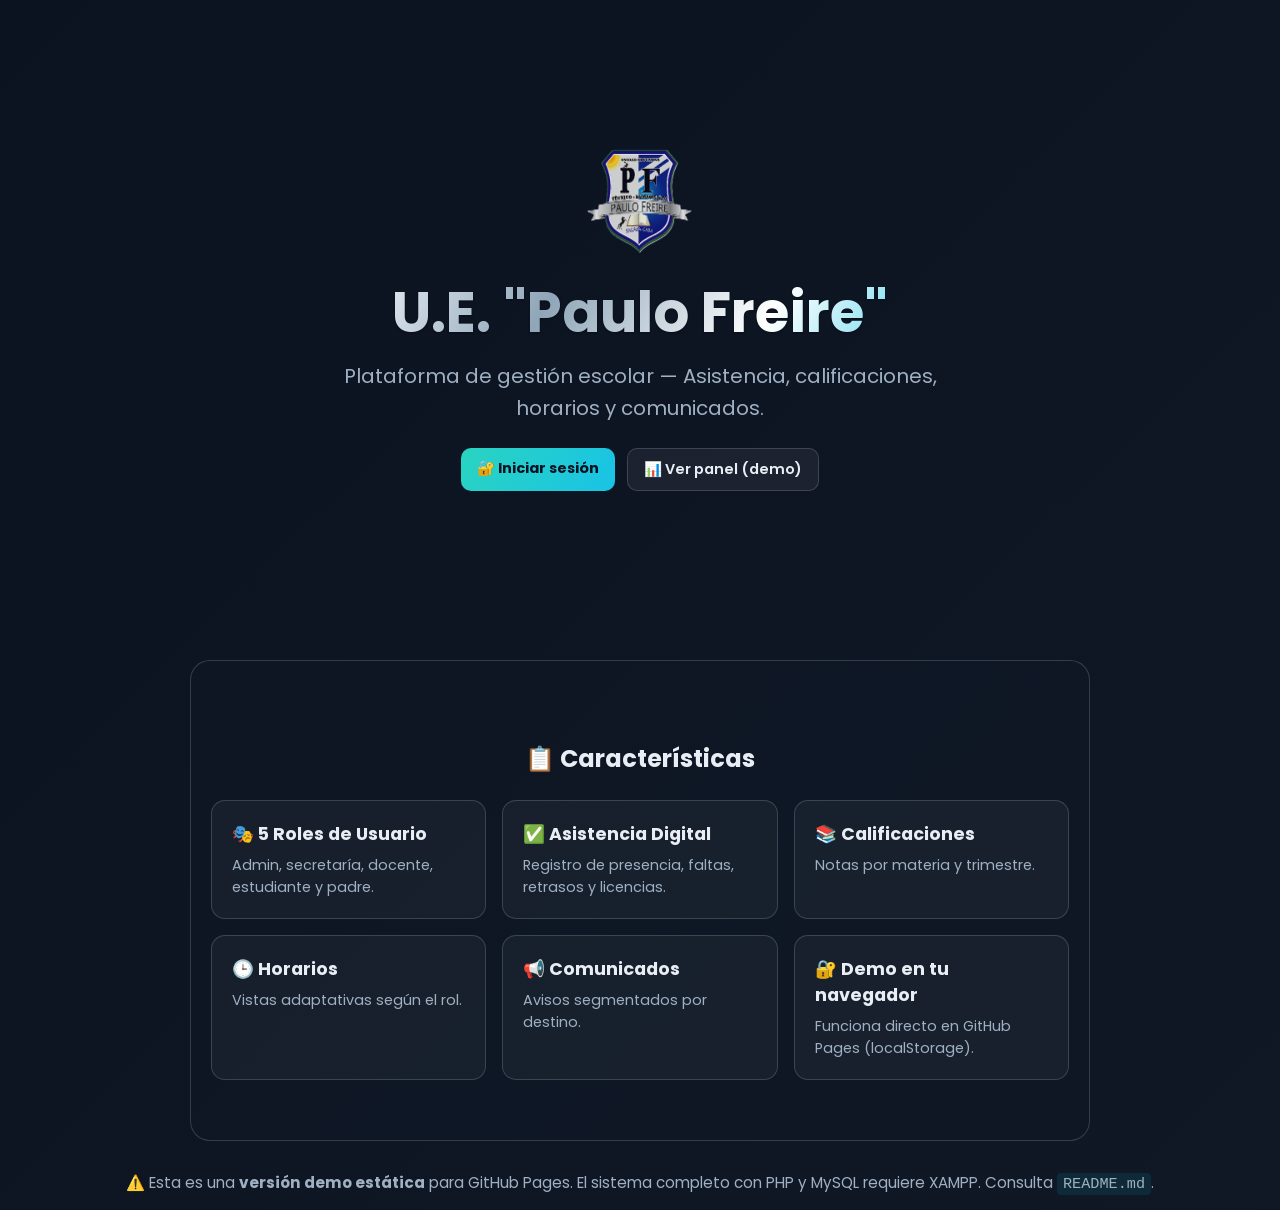
<file: docs/index.html>
<!doctype html>
<html lang="es">
<head>
    <meta charset="utf-8">
    <meta name="viewport" content="width=device-width, initial-scale=1">
    <title>U.E. Paulo Freire — Inicio</title>
    <link rel="preconnect" href="https://fonts.googleapis.com">
    <link rel="preconnect" href="https://fonts.gstatic.com" crossorigin>
    <link href="https://fonts.googleapis.com/css2?family=Poppins:wght@400;500;600;700;800&display=swap" rel="stylesheet">
    <link rel="stylesheet" href="assets/css/app.css">
    <link rel="stylesheet" href="assets/css/pages.css">
    <style>
        .hero { min-height: 70vh; display: grid; place-items: center; text-align: center; padding: 40px 20px; }
        .hero h1 { font-size: clamp(2rem, 5vw, 3.5rem); margin: 0 0 16px; line-height: 1.1; }
        .hero p { font-size: clamp(1rem, 2vw, 1.25rem); color: var(--muted); max-width: 620px; margin: 0 auto 24px; line-height: 1.6; }
        .hero-actions { display: flex; gap: 12px; justify-content: center; flex-wrap: wrap; }
        .features { padding: 60px 20px; background: var(--surface); border: 1px solid var(--line); border-radius: 20px; margin: 30px auto; max-width: 900px; }
        .features h2 { text-align: center; margin-bottom: 24px; }
        .feature-grid { display: grid; grid-template-columns: repeat(auto-fit, minmax(220px, 1fr)); gap: 16px; }
        .feature-card { padding: 20px; border-radius: 14px; border: 1px solid var(--line); background: rgba(255,255,255,.04); }
        .feature-card h3 { margin: 0 0 8px; font-size: 1.1rem; }
        .feature-card p { margin: 0; font-size: 0.9rem; color: var(--muted); line-height: 1.5; }
        .note { text-align: center; margin-top: 30px; color: var(--muted); font-size: 0.95rem; }
        .note code { background: var(--bg3); padding: 2px 6px; border-radius: 4px; }
    </style>
</head>
<body class="theme-dark palette-metal">
    <div class="hero">
        <div>
            <img src="assets/img/escudo.png" alt="Escudo U.E. Paulo Freire" style="width: 120px; height: 120px; margin-bottom: 16px; opacity: 0.9;">
            <h1 class="metal-text">U.E. "Paulo Freire"</h1>
            <p>Plataforma de gestión escolar — Asistencia, calificaciones, horarios y comunicados.</p>
            <div class="hero-actions">
                <a href="login.html" class="btn btn-accent">🔐 Iniciar sesión</a>
                <a href="dashboard.html" class="btn">📊 Ver panel (demo)</a>
            </div>
        </div>
    </div>

    <section class="features">
        <h2>📋 Características</h2>
        <div class="feature-grid">
            <div class="feature-card">
                <h3>🎭 5 Roles de Usuario</h3>
                <p>Admin, secretaría, docente, estudiante y padre.</p>
            </div>
            <div class="feature-card">
                <h3>✅ Asistencia Digital</h3>
                <p>Registro de presencia, faltas, retrasos y licencias.</p>
            </div>
            <div class="feature-card">
                <h3>📚 Calificaciones</h3>
                <p>Notas por materia y trimestre.</p>
            </div>
            <div class="feature-card">
                <h3>🕒 Horarios</h3>
                <p>Vistas adaptativas según el rol.</p>
            </div>
            <div class="feature-card">
                <h3>📢 Comunicados</h3>
                <p>Avisos segmentados por destino.</p>
            </div>
            <div class="feature-card">
                <h3>🔐 Demo en tu navegador</h3>
                <p>Funciona directo en GitHub Pages (localStorage).</p>
            </div>
        </div>
    </section>

    <p class="note">⚠️ Esta es una <strong>versión demo estática</strong> para GitHub Pages. El sistema completo con PHP y MySQL requiere XAMPP. Consulta <code>README.md</code>.</p>
</body>
</html>
</file>
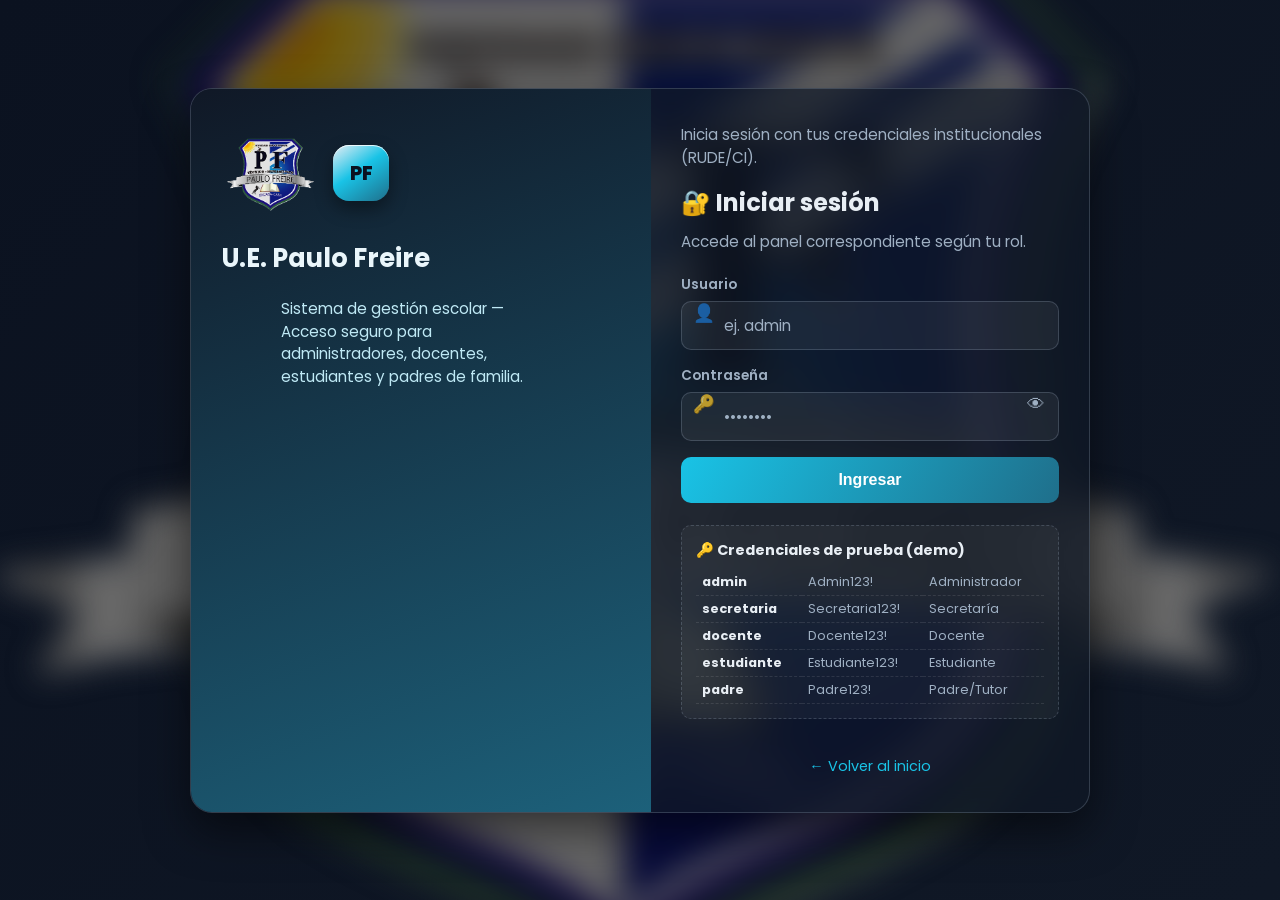
<file: docs/dashboard.html>
<!doctype html>
<html lang="es">
<head>
    <meta charset="utf-8">
    <meta name="viewport" content="width=device-width, initial-scale=1">
    <title>Panel | U.E. Paulo Freire</title>
    <link rel="preconnect" href="https://fonts.googleapis.com">
    <link rel="preconnect" href="https://fonts.gstatic.com" crossorigin>
    <link href="https://fonts.googleapis.com/css2?family=Poppins:wght@400;500;600;700;800&display=swap" rel="stylesheet">
    <link rel="stylesheet" href="assets/css/app.css">
    <link rel="stylesheet" href="assets/css/pages.css">
    <style>
        .cards { display: grid; grid-template-columns: repeat(auto-fit, minmax(150px, 1fr)); gap: 14px; margin: 16px 0; }
        .stat-card { padding: 18px; border-radius: 14px; border: 1px solid var(--line); background: rgba(255,255,255,.04); text-align: center; }
        .stat-card h3 { margin: 0 0 8px; font-size: 0.9rem; color: var(--muted); text-transform: uppercase; letter-spacing: .06em; }
        .stat-card .count { font-size: 2rem; font-weight: 800; display: block; }
        .btn-accent { background: linear-gradient(120deg, var(--turquoise), var(--primary)); border: none; color: #0b1220; font-weight: 700; padding: 10px 16px; border-radius: 10px; cursor: pointer; text-decoration: none; display: inline-block; }
        .btn-accent:hover { filter: brightness(1.08); }
        .table-responsive { overflow-x: auto; border-radius: 12px; border: 1px solid var(--line); }
        table.table { width: 100%; border-collapse: collapse; font-size: 0.9rem; }
        table.table th { background: rgba(255,255,255,.04); text-align: left; padding: 10px 12px; color: var(--muted); font-weight: 600; font-size: 0.8rem; text-transform: uppercase; }
        table.table td { padding: 10px 12px; border-bottom: 1px solid var(--line); }
        table.table tr:last-child td { border-bottom: none; }
        .empty { text-align: center; color: var(--muted); padding: 30px; border-radius: 14px; border: 1px dashed var(--line); }
    </style>
</head>
<body class="theme-dark palette-metal">
    <div class="layout">
        <aside class="sidebar" id="sidebar">
            <div class="brand">
                <img src="assets/img/escudo.png" alt="Logo U.E. Paulo Freire" class="brand-logo">
                <span class="brand-text metal-text label">U.E. Paulo Freire</span>
            </div>
            <nav class="menu">
                <a class="menu-link active" href="#" title="Panel"><span class="ico">🏠</span><span class="label">Panel</span></a>
                <a class="menu-link" href="#" title="Estudiantes"><span class="ico">🎓</span><span class="label">Estudiantes</span></a>
                <a class="menu-link" href="#" title="Asistencia"><span class="ico">✅</span><span class="label">Asistencia</span></a>
                <a class="menu-link" href="#" title="Calificaciones"><span class="ico">📚</span><span class="label">Calificaciones</span></a>
                <a class="menu-link" href="#" title="Horario"><span class="ico">🕒</span><span class="label">Horario</span></a>
                <a class="menu-link" href="#" title="Comunicados"><span class="ico">📢</span><span class="label">Comunicados</span></a>
                <a class="menu-link" href="#" title="Perfil"><span class="ico">👤</span><span class="label">Perfil</span></a>
                <a class="menu-link" href="#" title="Cerrar sesión" id="logoutBtn"><span class="ico">🚪</span><span class="label">Salir</span></a>
            </nav>
        </aside>

        <div class="main">
            <header class="topbar">
                <div class="topbar-controls">
                    <button id="menuToggle" class="btn icon-btn" aria-label="Menu">☰</button>
                    <button id="sideToggle" class="btn icon-btn" aria-label="Expandir">⇄</button>
                </div>
                <a href="index.html" class="btn icon-btn" title="Inicio" style="margin-right: 8px;">🏠</a>
                <h1 class="metal-text" style="margin-right: 15px;">Panel de Control</h1>
                <div class="topbar-user" style="display: flex; gap: 8px; align-items: center;">
                    <button id="themeToggle" class="btn icon-btn" title="Cambiar Tema">☀️</button>
                    <img id="userAvatar" src="assets/img/avatars/avatar-estudiante.svg" alt="Avatar" class="topbar-avatar" style="width:32px;height:32px;border-radius:50%;">
                    <span class="badge badge-accent" id="userRole" style="font-size:0.75rem;padding:4px 8px;border-radius:8px;background:rgba(255,255,255,.12);color:var(--text);">estudiante</span>
                    <div style="display:flex;flex-direction:column;justify-content:center;">
                        <div id="userName" style="font-weight:600;font-size:0.9rem;white-space:nowrap;overflow:hidden;text-overflow:ellipsis;">Usuario</div>
                        <div id="userEmail" style="font-size:0.75rem;color:var(--muted);white-space:nowrap;overflow:hidden;text-overflow:ellipsis;">correo@ejemplo.edu.bo</div>
                    </div>
                </div>
            </header>

            <main class="content">
                <div id="dashboardContent">
                    <!-- Contenido renderizado por JS -->
                </div>
            </main>
        </div>
    </div>

    <script src="assets/js/db.js"></script>
    <script src="assets/js/auth.js"></script>
    <script src="assets/js/app.js"></script>
</body>
</html>
</file>
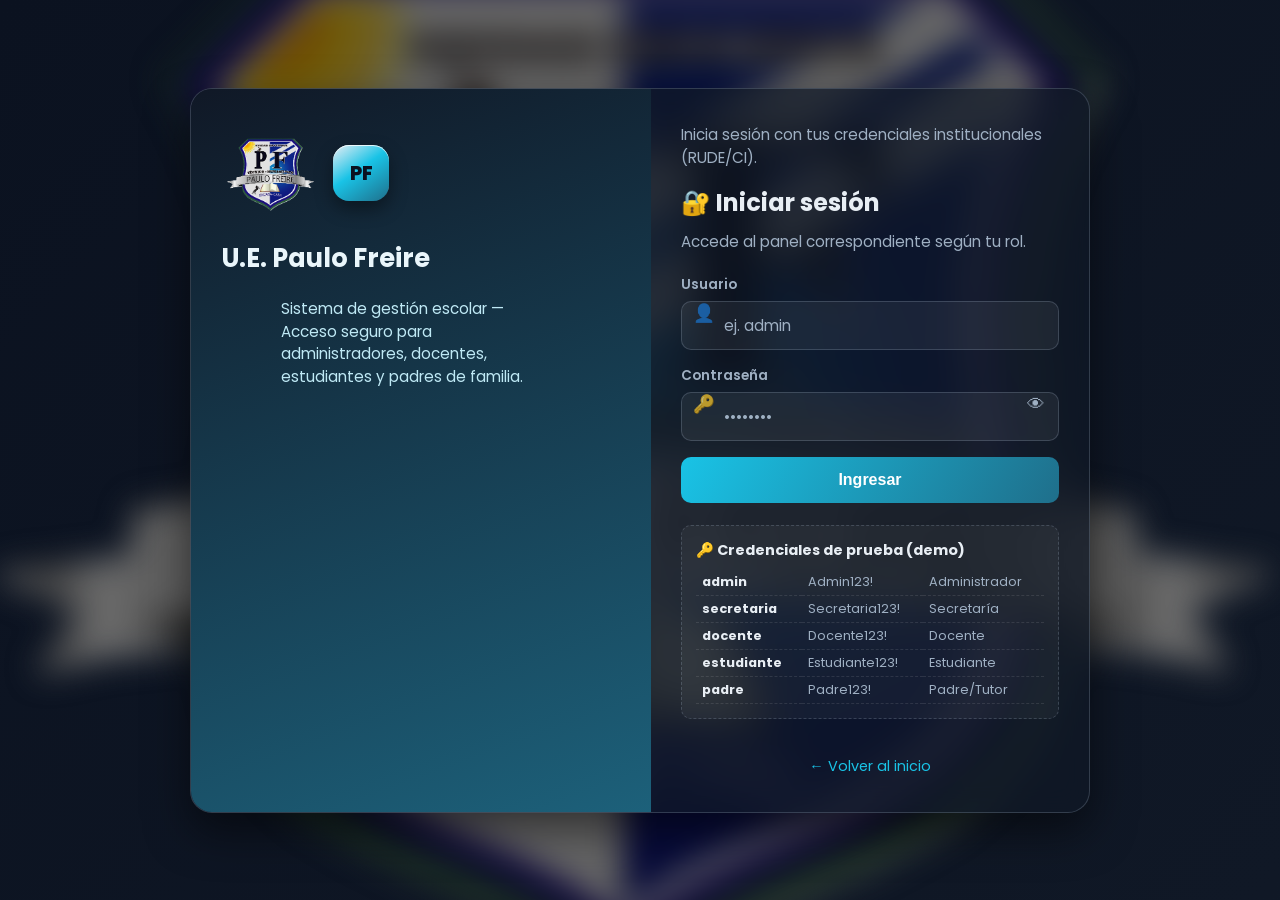
<file: docs/login.html>
<!doctype html>
<html lang="es">
<head>
    <meta charset="utf-8">
    <meta name="viewport" content="width=device-width, initial-scale=1">
    <title>Iniciar Sesión | U.E. Paulo Freire</title>
    <link rel="preconnect" href="https://fonts.googleapis.com">
    <link rel="preconnect" href="https://fonts.gstatic.com" crossorigin>
    <link href="https://fonts.googleapis.com/css2?family=Poppins:wght@400;500;600;700;800&display=swap" rel="stylesheet">
    <link rel="stylesheet" href="assets/css/app.css">
    <link rel="stylesheet" href="assets/css/pages.css">
    <style>
        .login-wrap { min-height: 100vh; display: grid; place-items: center; padding: 30px 16px; position: relative; overflow: hidden; }
        .login-bg { position: fixed; inset: 0; z-index: -1; background: url('assets/img/escudo.png') center/cover no-repeat; filter: blur(14px) brightness(0.45); transform: scale(1.15); }
        .shell { display: grid; grid-template-columns: 1.05fr 1fr; width: min(1020px, 96vw); max-width: 900px; background: var(--surface); border-radius: 22px; overflow: hidden; position: relative; box-shadow: var(--shadow); backdrop-filter: blur(14px); border: 1px solid var(--line); }
        .shell-left { position: relative; padding: 34px 30px; color: #eaf6fb; display: flex; flex-direction: column; gap: 14px; overflow: hidden; background: linear-gradient(160deg, var(--bg2), var(--primary-2) 60%, var(--primary)); background-size: 200% 200%; animation: bgShift 12s ease-in-out infinite alternate; }
        .shell-left h1 { font-size: 1.6rem; margin: 0; line-height: 1.2; }
        .brand-row { display: flex; align-items: center; gap: 12px; margin-bottom: 6px; }
        .brand-logo-login { width: 100px; height: 100px; object-fit: contain; }
        .brand-badge { width: 56px; height: 56px; border-radius: 16px; display: grid; place-items: center; font-weight: 800; font-size: 1.2rem; color: #0b1220; background: linear-gradient(145deg, #e8eef4 0%, var(--primary) 45%, var(--primary-2) 100%); box-shadow: inset 0 1px 0 rgba(255,255,255,.8), 0 8px 18px rgba(0,0,0,.4); }
        .illus { color: #bfe9f5; margin-top: 10px; font-size: 0.95rem; line-height: 1.5; max-width: 280px; }
        .shell-right { padding: 34px 30px; display: flex; flex-direction: column; gap: 16px; }
        .shell-sub { color: var(--muted); margin: 0; font-size: 0.95rem; }
        .login-card { width: 100%; max-width: 380px; margin: 0 auto; }
        .login-card h2 { margin: 0 0 10px; font-size: 1.5rem; }
        .login-card p { color: var(--muted); margin: 0 0 22px; font-size: 0.95rem; }
        .form-group { margin-bottom: 16px; }
        .form-group label { display: block; font-size: 0.85rem; color: var(--muted); margin-bottom: 6px; font-weight: 600; }
        .input-wrapper { position: relative; }
        .input { width: 100%; padding: 12px 14px 12px 42px; border-radius: 10px; border: 1px solid var(--line); background: rgba(255,255,255,.06); color: var(--text); font-family: inherit; font-size: 0.95rem; }
        .input:focus { outline: none; border-color: var(--primary); box-shadow: 0 0 0 3px rgba(25,195,230,.2); }
        .input-icon { position: absolute; left: 12px; top: 50%; transform: translateY(-50%); font-size: 1.1rem; opacity: 0.7; }
        .pw-toggle { position: absolute; right: 10px; top: 50%; transform: translateY(-50%); background: none; border: none; color: var(--muted); font-size: 1.1rem; cursor: pointer; padding: 4px; }
        .pw-toggle:hover { color: var(--text); }
        .login-error { display: none; margin-bottom: 14px; padding: 10px 14px; background: rgba(255, 80, 80, .12); border: 1px solid rgba(255, 80, 80, .35); color: #ff6b6b; border-radius: 8px; font-size: 0.85rem; text-align: center; }
        .btn-login { width: 100%; padding: 14px; border: none; border-radius: 10px; background: linear-gradient(120deg, var(--primary), var(--primary-2)); color: #fff; font-weight: 700; font-size: 1rem; cursor: pointer; }
        .btn-login:active { transform: scale(0.98); }
        .btn-login.loading { position: relative; color: transparent; }
        .btn-login.loading::after { content: ''; position: absolute; inset: 0; border: 2px solid rgba(255,255,255,.3); border-top-color: #fff; border-radius: 10px; animation: spin 0.8s linear infinite; }
        @keyframes spin { to { transform: rotate(360deg); } }
        .creds { margin-top: 22px; padding: 14px; border-radius: 10px; background: rgba(255,255,255,.04); border: 1px dashed var(--line); font-size: 0.82rem; color: var(--muted); }
        .creds h4 { margin: 0 0 8px; font-size: 0.9rem; color: var(--text); }
        .creds table { width: 100%; border-collapse: collapse; font-size: 0.8rem; }
        .creds td { padding: 4px 6px; border-bottom: 1px dashed rgba(255,255,255,.1); }
        .back-home { margin-top: 18px; text-align: center; }
        .back-home a { color: var(--primary); text-decoration: none; font-size: 0.9rem; }
        .back-home a:hover { text-decoration: underline; }
    </style>
</head>
<body class="theme-dark palette-metal">
    <div class="login-bg"></div>
    <div class="login-wrap">
        <div class="shell">
            <div class="shell-left">
                <div class="brand-row">
                    <img src="assets/img/escudo.png" alt="Logo" class="brand-logo-login">
                    <div class="brand-badge">PF</div>
                </div>
                <h1>U.E. Paulo Freire</h1>
                <p class="illus">Sistema de gestión escolar — Acceso seguro para administradores, docentes, estudiantes y padres de familia.</p>
            </div>
            <div class="shell-right">
                <p class="shell-sub">Inicia sesión con tus credenciales institucionales (RUDE/CI).</p>

                <div class="login-card">
                    <h2>🔐 Iniciar sesión</h2>
                    <p>Accede al panel correspondiente según tu rol.</p>

                    <div class="login-error" id="loginError">Usuario o contraseña incorrectos.</div>

                    <form id="loginForm" novalidate>
                        <div class="form-group input-wrapper">
                            <label for="loginUser">Usuario</label>
                            <span class="input-icon">👤</span>
                            <input type="text" id="loginUser" class="input" placeholder="ej. admin" required autocomplete="username">
                        </div>
                        <div class="form-group input-wrapper">
                            <label for="loginPass">Contraseña</label>
                            <span class="input-icon">🔑</span>
                            <input type="password" id="pwInput" class="input" placeholder="••••••••" required autocomplete="current-password">
                            <button type="button" id="pwToggle" class="pw-toggle" aria-label="Mostrar contraseña">👁</button>
                        </div>
                        <button type="submit" id="loginBtn" class="btn btn-login">Ingresar</button>
                    </form>

                    <div class="creds">
                        <h4>🔑 Credenciales de prueba (demo)</h4>
                        <table>
                            <tr><td style="font-weight:700;color:var(--text)">admin</td><td>Admin123!</td><td>Administrador</td></tr>
                            <tr><td style="font-weight:700;color:var(--text)">secretaria</td><td>Secretaria123!</td><td>Secretaría</td></tr>
                            <tr><td style="font-weight:700;color:var(--text)">docente</td><td>Docente123!</td><td>Docente</td></tr>
                            <tr><td style="font-weight:700;color:var(--text)">estudiante</td><td>Estudiante123!</td><td>Estudiante</td></tr>
                            <tr><td style="font-weight:700;color:var(--text)">padre</td><td>Padre123!</td><td>Padre/Tutor</td></tr>
                        </table>
                    </div>
                </div>

                <div class="back-home">
                    <a href="index.html">← Volver al inicio</a>
                </div>
            </div>
        </div>
    </div>

    <script src="assets/js/db.js"></script>
    <script src="assets/js/auth.js"></script>
    <script src="assets/js/app.js"></script>
</body>
</html>
</file>
<file: docs/assets/css/app.css>
:root { --metal-strong: linear-gradient(145deg,#ffffff 0%,#9fb0c3 22%,#e8eef4 40%,#5c7186 62%,#cfd8e3 100%); --metal-edge: linear-gradient(120deg,rgba(255,255,255,.95),rgba(159,176,195,.35) 40%,rgba(255,255,255,.8) 70%,rgba(159,176,195,.5)); }
/* ==========================================================================
   PALETAS DE COLOR POR ROL v2 (Armonía Fría)
   ========================================================================== */
/* 1. ADMIN / SECRETARÍA (Metal - Autoridad y Estructura) */
body.theme-dark.palette-metal { 
    --primary: #19c3e6; --primary-2: #1f6f8b; --turquoise: #2ad4c0; --accent: #ffb703; --accent-2: #b87333; 
}
body.theme-light.palette-metal { 
    --primary: #0e8ba8; --primary-2: #144d61; --turquoise: #12a390; --accent: #b87333; --accent-2: #d9a441; 
}
/* 2. DOCENTE (Aurora Boreal - Sabiduría y Calma) */
body.theme-dark.palette-aurora { 
    --primary: #2dd4bf; --primary-2: #115e59; --turquoise: #a78bfa; --accent: #5eead4; --accent-2: #475569; 
}
body.theme-light.palette-aurora { 
    --primary: #0f766e; --primary-2: #134e4a; --turquoise: #8b5cf6; --accent: #14b8a6; --accent-2: #64748b; 
}
/* 3. PADRE DE FAMILIA (Niebla y Acero - Confianza y Observación) */
body.theme-dark.palette-mist { 
    --primary: #94a3b8; --primary-2: #334155; --turquoise: #e0f2fe; --accent: #7dd3fc; --accent-2: #475569; 
}
body.theme-light.palette-mist { 
    --primary: #475569; --primary-2: #1e293b; --turquoise: #bae6fd; --accent: #0284c7; --accent-2: #64748b; 
}
/* 4. ESTUDIANTE (Glacier - Juventud y Enfoque) */
body.theme-dark.palette-glacier { 
    --primary: #818cf8; --primary-2: #312e81; --turquoise: #5eead4; --accent: #67e8f9; --accent-2: #94a3b8; 
}
body.theme-light.palette-glacier { 
    --primary: #6366f1; --primary-2: #4338ca; --turquoise: #14b8a6; --accent: #22d3ee; --accent-2: #67e8f9; 
}
body.theme-dark { --bg1:#0b1220; --bg2:#101826; --bg3:#0e2a38; --surface:rgba(16,24,38,.72); --surface-2:rgba(23,35,59,.6); --text:#e8eef4; --muted:#9fb0c3; --line:rgba(159,176,195,.25); --glow:0 0 22px rgba(25,195,230,.3); --shadow:0 18px 44px rgba(0,0,0,.5); }
body.theme-light { --bg1:#eef5fb; --bg2:#f8fbff; --bg3:#dff0f7; --surface:rgba(255,255,255,.9); --surface-2:rgba(248,251,255,.85); --text:#17233b; --muted:#5d6b84; --line:rgba(93,107,132,.25); --glow:0 0 16px rgba(14,139,168,.22); --shadow:0 14px 34px rgba(20,40,70,.16); }
* { box-sizing: border-box; }
body { margin:0; font-family:'Poppins','Segoe UI',Arial,sans-serif; color:var(--text); background:linear-gradient(135deg,var(--bg1),var(--bg2) 45%,var(--bg3)); background-size:220% 220%; animation:bgShift 18s ease-in-out infinite alternate; }
@keyframes bgShift { from{background-position:0% 0%} to{background-position:100% 100%} }
.metal-text { background:linear-gradient(120deg,#f8fbff 0%,#8fa6b8 18%,#ffffff 36%,var(--primary) 55%,var(--accent) 75%,#f8fbff 100%); background-size:200% auto; -webkit-background-clip:text; background-clip:text; color:transparent; animation:shine 6s linear infinite; filter:drop-shadow(0 1px 1px rgba(0,0,0,.35)); }
body.theme-light .metal-text { filter:none; }
@keyframes shine { to{background-position:200% center} }
.login-bg { position: fixed; inset: 0; z-index: -1; background: url('../img/colegio.png') center/cover no-repeat; filter: blur(10px) brightness(0.55); transform: scale(1.1); }
.bg-scene { position:fixed; inset:0; overflow:hidden; z-index:0; pointer-events:none; display:none; }
.shell-wrap { position:relative; z-index:1; min-height:100vh; display:grid; place-items:center; padding:26px 14px; }
.shell { display:grid; grid-template-columns:1.05fr 1fr; width:min(1020px, 96vw); max-width:900px; background:var(--surface); border-radius:22px; overflow:hidden; position:relative; box-shadow:var(--shadow); backdrop-filter:blur(14px); border:1px solid var(--line); transform-style:preserve-3d; will-change:transform; }
.shell-wide { grid-template-columns:.9fr 1.1fr; }
.shell-left { position:relative; padding:30px; color:#eaf6fb; display:flex; flex-direction:column; gap:10px; overflow:hidden; background:linear-gradient(160deg,var(--bg2),var(--primary-2) 60%,var(--primary)); background-size:200% 200%; animation:bgShift 12s ease-in-out infinite alternate; }
.shell-left h1 { font-size:1.5rem; margin:0; }
.brand-row { display:flex; align-items:center; gap:12px; }
.brand-logo-login { width:96px; height:96px; display:block; object-fit:contain; }
.brand-badge { width:52px; height:52px; border-radius:14px; display:grid; place-items:center; font-weight:800; font-size:1.15rem; color:#0b1220; background:linear-gradient(145deg,#e8eef4 0%,var(--primary) 45%,var(--primary-2) 100%); box-shadow:inset 0 1px 0 rgba(255,255,255,.8),0 8px 18px rgba(0,0,0,.4); }
.logo-pulse { animation:pulseGlow 2.6s ease-in-out infinite; }
@keyframes pulseGlow { 0%,100%{box-shadow:inset 0 1px 0 rgba(255,255,255,.8),0 0 0 0 rgba(25,195,230,.55)} 50%{box-shadow:inset 0 1px 0 rgba(255,255,255,.8),0 0 28px 7px rgba(25,195,230,.4)} }
.typewriter { min-height:1.4em; color:rgba(234,246,251,.9); }
.typewriter::after { content:'|'; animation:blink 1s step-end infinite; }
@keyframes blink { 50%{opacity:0} }
.illus { color:#bfe9f5; margin:6px auto 0; width:min(300px, 80%); animation:floaty 5s ease-in-out infinite; }
@keyframes floaty { 0%,100%{transform:translateY(0)} 50%{transform:translateY(-10px)} }
.svg-school { width:100%; height:auto; }
.photo-slot { height:110px; border-radius:14px; border:1px solid rgba(255,255,255,.4); background:url('../img/colegio.png') center/cover no-repeat, repeating-linear-gradient(45deg,rgba(255,255,255,.08) 0 12px,transparent 12px 24px), linear-gradient(145deg,rgba(255,255,255,.12),rgba(255,255,255,.03)); }
.photo-cap { color:rgba(234,246,251,.7); font-size:.85rem; }
.wave { position:absolute; bottom:-2px; left:0; width:200%; color:rgba(11,18,32,.5); animation:waveMove 9s linear infinite; }
@keyframes waveMove { from{transform:translateX(0)} to{transform:translateX(-50%)} }
.shell-right { padding:30px; display:flex; flex-direction:column; gap:12px; }
.shell-sub { color:var(--muted); margin:0; }
.public-top-mini { display:flex; justify-content:space-between; align-items:center; gap:10px; }
.layout { display:grid; grid-template-columns:auto 1fr; min-height:100vh; }
.sidebar { width:78px; overflow:hidden; transition:width .25s ease; position:sticky; top:0; height:100vh; padding:16px 12px; background:linear-gradient(180deg,var(--bg2),var(--primary-2) 60%,var(--primary)); }
.sidebar:hover, .sidebar.expanded { width:250px; }
.brand { display:flex; align-items:center; gap:10px; margin-bottom:22px; white-space:nowrap; }
.brand-text { font-weight:700; }
.brand-logo { width:56px; height:56px; display:block; object-fit:contain; }
.label { opacity:0; transition:opacity .2s; }
.sidebar:hover .label, .sidebar.expanded .label { opacity:1; }
.menu { display:flex; flex-direction:column; gap:8px; }
.menu-link { display:flex; align-items:center; gap:12px; color:rgba(234,246,251,.92); text-decoration:none; padding:12px; border-radius:12px; white-space:nowrap; transition:.2s; }
.menu-link:hover, .menu-link.active { background:linear-gradient(120deg,rgba(255,255,255,.2),rgba(25,195,230,.28)); transform:translateX(4px); box-shadow:inset 0 1px 0 rgba(255,255,255,.3); }
.ico { font-size:1.15rem; min-width:26px; text-align:center; }
.main { padding:18px; min-width:0; }
.topbar { display:flex; align-items:center; gap:12px; margin-bottom:14px; padding:12px 16px; background:var(--surface); border:1px solid var(--line); border-radius:14px; box-shadow:var(--shadow); backdrop-filter:blur(8px); }
.topbar h1 { margin:0; font-size:1.3rem; flex:1; min-width:0; }
.topbar-user { display:flex; align-items:center; gap:8px; }
.topbar-avatar { width:36px; height:36px; border-radius:50%; object-fit:cover; border:2px solid var(--primary); }
.badge { display:inline-block; padding:7px 10px; border-radius:999px; background:var(--surface-2); border:1px solid var(--line); font-size:.85rem; }
.badge-accent { background:linear-gradient(145deg,#e8eef4,var(--primary) 60%,var(--primary-2)); color:#0b1220; font-weight:700; }
.content { display:grid; gap:18px; }
.card { background:var(--surface); border:1px solid var(--line); border-radius:16px; padding:18px; box-shadow:var(--shadow); backdrop-filter:blur(8px); }
.section-head { display:flex; justify-content:space-between; align-items:center; gap:12px; margin-bottom:12px; }
.cards { display:grid; grid-template-columns:repeat(auto-fit,minmax(210px,1fr)); gap:16px; }
.stat-card { position:relative; overflow:hidden; animation:fadeUp .35s ease both; }
.stat-card::before { content:''; position:absolute; top:0; left:0; right:0; height:5px; background:linear-gradient(145deg,#e8eef4,var(--primary) 60%,var(--primary-2)); }
.stat-card h3 { margin:4px 0 8px; color:var(--muted); font-size:.92rem; }
.count { font-size:2rem; font-weight:800; color:var(--text); }
.btn { display:inline-block; padding:10px 18px; border-radius:8px; border:none; cursor:pointer; font-weight:600; text-decoration:none; }
.btn-metal { background:var(--primary); color:#0b1220; }
.btn-accent { background:var(--accent); color:#0b1220; }
.btn-danger { background:#d62828; color:#fff; }
.btn small { font-size:.85rem; }
.table-responsive { overflow-x:auto; }
.table { width:100%; border-collapse:collapse; font-size:14px; }
.table th, .table td { border:1px solid var(--line); padding:8px 10px; text-align:left; }
.table th { background:var(--surface-2); color:var(--muted); }
.form-grid { display:grid; grid-template-columns:repeat(auto-fit,minmax(200px,1fr)); gap:12px; }
.field { display:flex; flex-direction:column; gap:6px; }
.field span { font-size:.85rem; color:var(--muted); }
.input { padding:10px 14px; border:1px solid var(--line); border-radius:8px; background:var(--surface-2); color:var(--text); }
.input::placeholder { color:var(--muted); }
label.field { display:flex; flex-direction:column; gap:6px; }
label.field span { font-size:.85rem; color:var(--muted); }
.form-actions { display:flex; gap:10px; margin-top:16px; }
.alert { padding:12px 16px; border-radius:8px; margin-bottom:12px; font-size:.95rem; }
.alert-error { background:rgba(214,40,40,.15); color:#d62828; border:1px solid rgba(214,40,40,.3); }
.alert-success { background:rgba(40,167,69,.15); color:#28a745; border:1px solid rgba(40,167,69,.3); }
.pw-field { position:relative; }
.pw-toggle { position:absolute; right:12px; top:50%; transform:translateY(-50%); background:none; border:none; cursor:pointer; font-size:1.2rem; }
.spinner { display:none; width:16px; height:16px; border:2px solid rgba(0,0,0,.25); border-top-color:var(--primary); border-radius:50%; animation:spin 1s linear infinite; }
@keyframes spin { to{transform:rotate(360deg)} }
.auth-alt { margin-top:16px; text-align:center; font-size:.9rem; }
.auth-alt a { color:var(--primary); text-decoration:none; }
.auth-alt a:hover { text-decoration:underline; }
.public-footer { margin-top:30px; text-align:center; color:var(--muted); font-size:.85rem; }
</file>
<file: docs/assets/css/pages.css>
/* U.E. Paulo Freire — Clases complementarias para versión estática GitHub Pages */
.hidden { display: none !important; }

.icon-btn {
    background: none;
    border: none;
    color: var(--muted);
    font-size: 1.15rem;
    cursor: pointer;
    padding: 6px;
    border-radius: 8px;
}
.icon-btn:hover { color: var(--text); background: rgba(255,255,255,.06); }

.topbar-avatar {
    width: 32px;
    height: 32px;
    border-radius: 50%;
    object-fit: cover;
    border: 1px solid var(--line);
}

.badge {
    display: inline-block;
    padding: 2px 8px;
    border-radius: 6px;
    font-size: 0.72rem;
    font-weight: 700;
}
.badge-accent {
    background: rgba(25, 195, 230, .18);
    color: var(--primary);
    border: 1px solid rgba(25, 195, 230, .35);
}

.btn {
    display: inline-block;
    padding: 10px 16px;
    border-radius: 10px;
    font-weight: 600;
    font-size: 0.9rem;
    text-decoration: none;
    cursor: pointer;
    border: 1px solid var(--line);
    background: rgba(255,255,255,.06);
    color: var(--text);
}
.btn:hover { filter: brightness(1.08); }

.btn-metal {
    background: linear-gradient(120deg, rgba(255,255,255,.15), rgba(159,176,195,.25));
    border: none;
    color: #e8eef4;
}
.btn-metal:hover { filter: brightness(1.1); }

.btn-accent {
    background: linear-gradient(120deg, var(--turquoise), var(--primary));
    border: none;
    color: #0b1220;
    font-weight: 700;
}
.btn-accent:hover { filter: brightness(1.08); }

.btn-danger {
    background: rgba(255, 80, 80, .15);
    border: 1px solid rgba(255, 80, 80, .35);
    color: #ff6b6b;
    padding: 6px 12px;
    border-radius: 8px;
    font-size: 0.85rem;
    text-decoration: none;
    display: inline-block;
}
.btn-danger:hover { background: rgba(255, 80, 80, .25); }

.small { font-size: 0.85rem; }

.cards {
    display: grid;
    grid-template-columns: repeat(auto-fit, minmax(150px, 1fr));
    gap: 14px;
    margin: 16px 0;
}
.stat-card {
    padding: 18px;
    border-radius: 14px;
    border: 1px solid var(--line);
    background: rgba(255,255,255,.04);
    text-align: center;
}
.stat-card h3 {
    margin: 0 0 8px;
    font-size: 0.9rem;
    color: var(--muted);
    text-transform: uppercase;
    letter-spacing: 0.06em;
}
.stat-card .count {
    font-size: 2rem;
    font-weight: 800;
    display: block;
}

.table-responsive {
    overflow-x: auto;
    border-radius: 12px;
    border: 1px solid var(--line);
}
table.table {
    width: 100%;
    border-collapse: collapse;
    font-size: 0.9rem;
}
table.table th {
    background: rgba(255,255,255,.04);
    text-align: left;
    padding: 10px 12px;
    color: var(--muted);
    font-weight: 600;
    font-size: 0.8rem;
    text-transform: uppercase;
}
table.table td {
    padding: 10px 12px;
    border-bottom: 1px solid var(--line);
}
table.table tr:last-child td { border-bottom: none; }

.empty {
    text-align: center;
    color: var(--muted);
    padding: 30px;
    border-radius: 14px;
    border: 1px dashed var(--line);
}

.reveal { opacity: 0; transform: translateY(12px); transition: opacity .6s ease, transform .6s ease; }
.reveal.visible { opacity: 1; transform: translateY(0); }
.animate-in { animation: fadeInUp .6s ease both; }
@keyframes fadeInUp {
    from { opacity: 0; transform: translateY(18px); }
    to { opacity: 1; transform: translateY(0); }
}

.input {
    width: 100%;
    padding: 10px 12px;
    border-radius: 8px;
    border: 1px solid var(--line);
    background: rgba(255,255,255,.06);
    color: var(--text);
    font-family: inherit;
    font-size: 0.9rem;
}
.input:focus { outline: none; border-color: var(--primary); }
</file>
